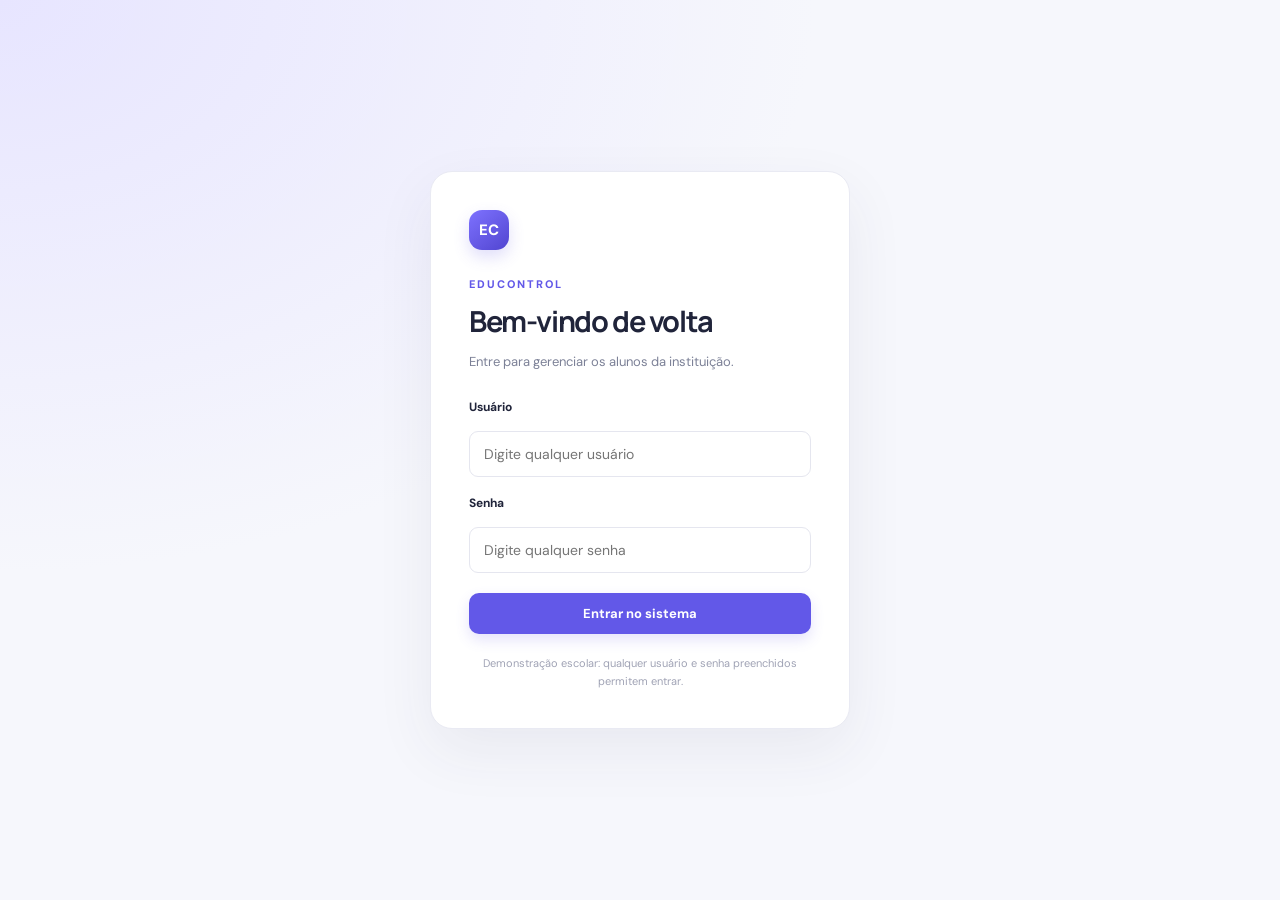
<file: index.html>
<!DOCTYPE html>
<html lang="pt-BR">
<head>
  <meta charset="UTF-8">
  <meta name="viewport" content="width=device-width, initial-scale=1.0">
  <title>EduControl | Login</title>
  <link rel="stylesheet" href="css/style.css">
</head>
<body class="login-page">
  <main class="login-card">
    <div class="brand-mark">EC</div>
    <p class="eyebrow">EDUCONTROL</p>
    <h1>Bem-vindo de volta</h1>
    <p class="muted">Entre para gerenciar os alunos da instituição.</p>
    <form id="loginForm">
      <label for="usuario">Usuário</label>
      <input id="usuario" name="usuario" type="text" placeholder="Digite qualquer usuário" required>
      <label for="senha">Senha</label>
      <input id="senha" name="senha" type="password" placeholder="Digite qualquer senha" required>
      <button class="btn primary full" type="submit">Entrar no sistema</button>
    </form>
    <p class="hint">Demonstração escolar: qualquer usuário e senha preenchidos permitem entrar.</p>
  </main>
  <script src="js/app.js"></script>
</body>
</html>
</file>
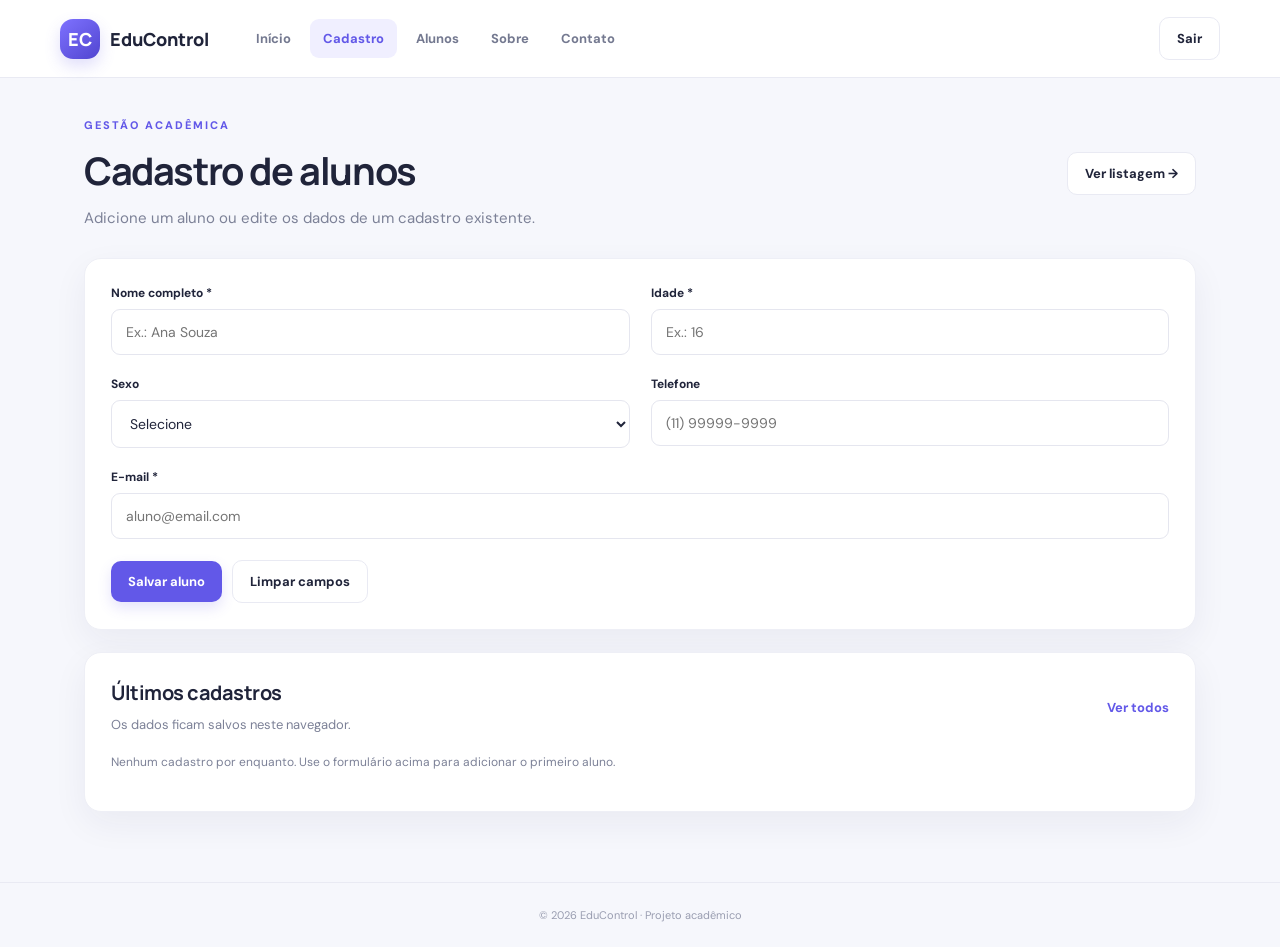
<file: cadastro.html>
<!DOCTYPE html>
<html lang="pt-BR">
<head>
  <meta charset="UTF-8"><meta name="viewport" content="width=device-width, initial-scale=1.0">
  <title>EduControl | Cadastro</title><link rel="stylesheet" href="css/style.css">
</head>
<body>
  <header class="topbar"><a class="logo" href="dashboard.html"><span>EC</span> EduControl</a><button class="menu-toggle" aria-label="Abrir menu">☰</button><nav><a href="dashboard.html">Início</a><a class="active" href="cadastro.html">Cadastro</a><a href="listagem.html">Alunos</a><a href="sobre.html">Sobre</a><a href="contato.html">Contato</a></nav><button class="btn outline logout">Sair</button></header>
  <main class="container">
    <div class="page-heading"><div><p class="eyebrow">GESTÃO ACADÊMICA</p><h1>Cadastro de alunos</h1><p class="muted">Adicione um aluno ou edite os dados de um cadastro existente.</p></div><a class="btn outline" href="listagem.html">Ver listagem →</a></div>
    <section class="panel">
      <form id="alunoForm" class="form-grid">
        <input type="hidden" id="alunoId">
        <div class="field"><label for="nome">Nome completo *</label><input id="nome" required maxlength="100" placeholder="Ex.: Ana Souza"></div>
        <div class="field"><label for="idade">Idade *</label><input id="idade" type="number" min="1" max="120" required placeholder="Ex.: 16"></div>
        <div class="field"><label for="sexo">Sexo</label><select id="sexo"><option value="">Selecione</option><option>Feminino</option><option>Masculino</option><option>Não informado</option></select></div>
        <div class="field"><label for="telefone">Telefone</label><input id="telefone" type="tel" placeholder="(11) 99999-9999"></div>
        <div class="field span-2"><label for="email">E-mail *</label><input id="email" type="email" required placeholder="aluno@email.com"></div>
        <div class="form-actions span-2"><button class="btn primary" type="submit" id="salvarBtn">Salvar aluno</button><button class="btn outline" type="reset" id="limparBtn">Limpar campos</button><span id="formStatus" class="status" aria-live="polite"></span></div>
      </form>
    </section>
    <section class="panel"><div class="section-title"><div><h2>Últimos cadastros</h2><p class="muted">Os dados ficam salvos neste navegador.</p></div><a href="listagem.html">Ver todos</a></div><div id="recentes" class="recent-list"></div></section>
  </main>
  <footer>© 2026 EduControl · Projeto acadêmico</footer><script src="js/app.js"></script>
</body>
</html>
</file>
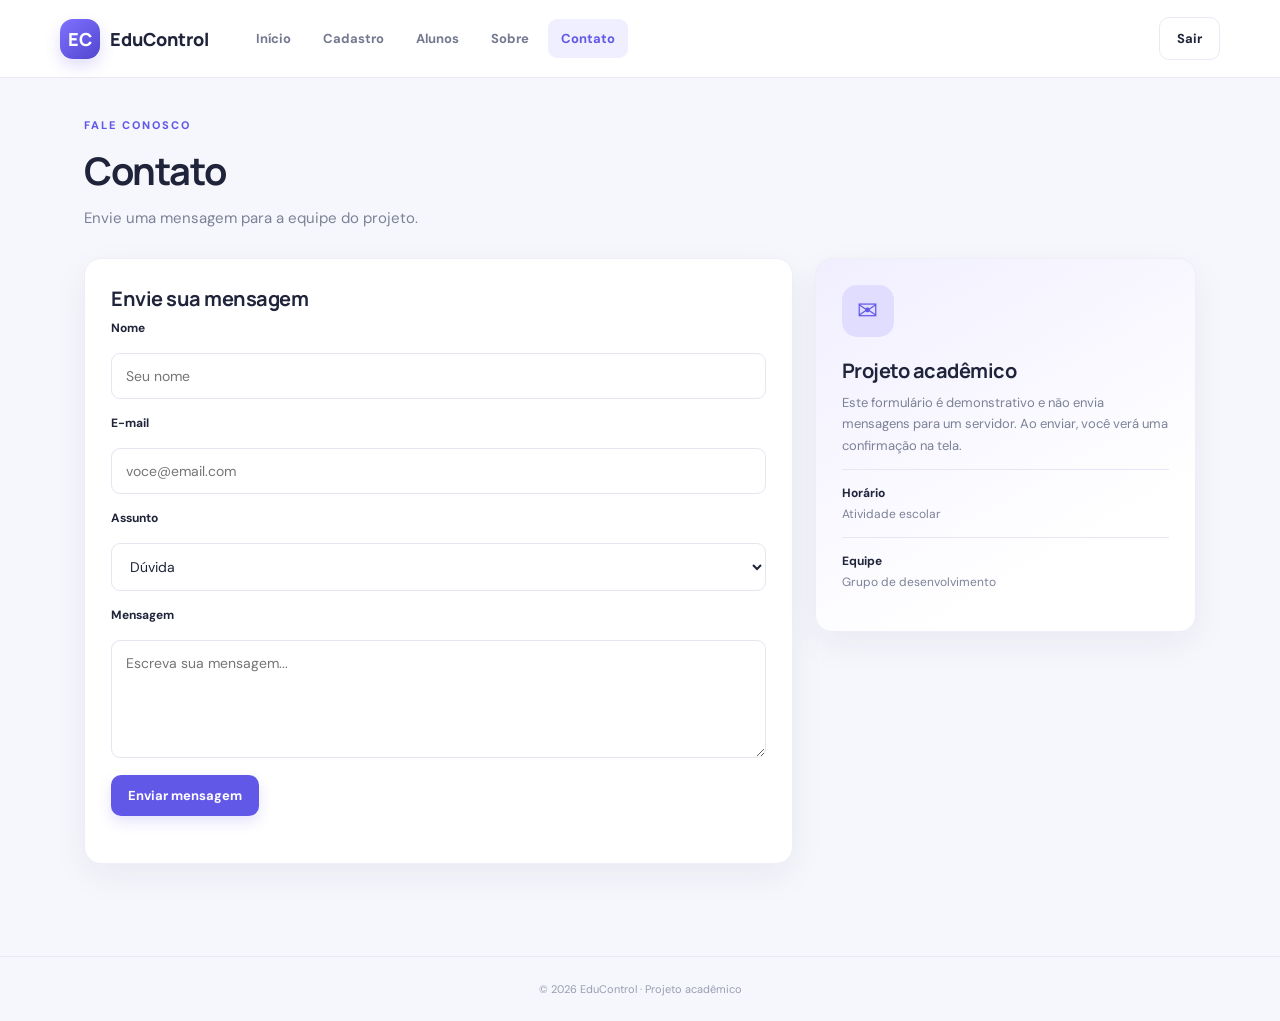
<file: contato.html>
<!DOCTYPE html>
<html lang="pt-BR"><head><meta charset="UTF-8"><meta name="viewport" content="width=device-width, initial-scale=1.0"><title>EduControl | Contato</title><link rel="stylesheet" href="css/style.css"></head>
<body><header class="topbar"><a class="logo" href="dashboard.html"><span>EC</span> EduControl</a><button class="menu-toggle" aria-label="Abrir menu">☰</button><nav><a href="dashboard.html">Início</a><a href="cadastro.html">Cadastro</a><a href="listagem.html">Alunos</a><a href="sobre.html">Sobre</a><a class="active" href="contato.html">Contato</a></nav><button class="btn outline logout">Sair</button></header>
<main class="container"><div class="page-heading"><div><p class="eyebrow">FALE CONOSCO</p><h1>Contato</h1><p class="muted">Envie uma mensagem para a equipe do projeto.</p></div></div><div class="contact-layout"><section class="panel"><h2>Envie sua mensagem</h2><form id="contatoForm" class="contact-form"><label for="contatoNome">Nome</label><input id="contatoNome" required placeholder="Seu nome"><label for="contatoEmail">E-mail</label><input id="contatoEmail" type="email" required placeholder="voce@email.com"><label for="assunto">Assunto</label><select id="assunto"><option>Dúvida</option><option>Sugestão</option><option>Problema no sistema</option><option>Outro</option></select><label for="mensagem">Mensagem</label><textarea id="mensagem" rows="5" required minlength="10" placeholder="Escreva sua mensagem..."></textarea><button class="btn primary" type="submit">Enviar mensagem</button><p id="contatoStatus" class="status" aria-live="polite"></p></form></section><aside class="panel contact-aside"><div class="contact-icon">✉</div><h2>Projeto acadêmico</h2><p>Este formulário é demonstrativo e não envia mensagens para um servidor. Ao enviar, você verá uma confirmação na tela.</p><div class="contact-detail"><b>Horário</b><span>Atividade escolar</span></div><div class="contact-detail"><b>Equipe</b><span>Grupo de desenvolvimento</span></div></aside></div></main><footer>© 2026 EduControl · Projeto acadêmico</footer><script src="js/app.js"></script></body></html>
</file>
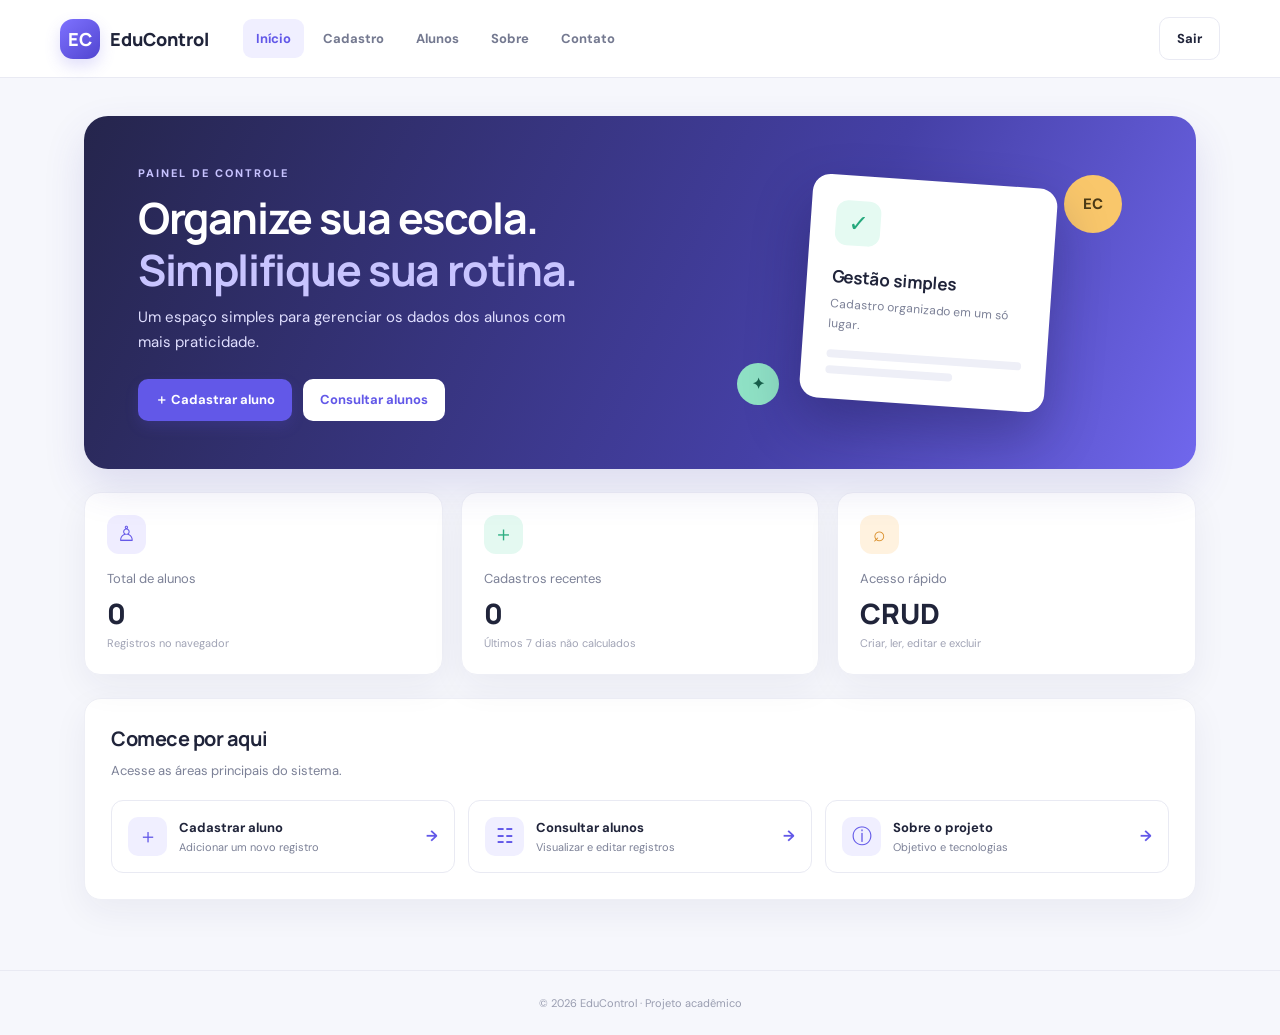
<file: dashboard.html>
<!DOCTYPE html>
<html lang="pt-BR"><head><meta charset="UTF-8"><meta name="viewport" content="width=device-width, initial-scale=1.0"><title>EduControl | Início</title><link rel="stylesheet" href="css/style.css"></head>
<body><header class="topbar"><a class="logo" href="dashboard.html"><span>EC</span> EduControl</a><button class="menu-toggle" aria-label="Abrir menu">☰</button><nav><a class="active" href="dashboard.html">Início</a><a href="cadastro.html">Cadastro</a><a href="listagem.html">Alunos</a><a href="sobre.html">Sobre</a><a href="contato.html">Contato</a></nav><button class="btn outline logout">Sair</button></header>
<main class="container"><section class="hero"><div><p class="eyebrow">PAINEL DE CONTROLE</p><h1>Organize sua escola.<br><span>Simplifique sua rotina.</span></h1><p>Um espaço simples para gerenciar os dados dos alunos com mais praticidade.</p><div class="hero-actions"><a class="btn primary" href="cadastro.html">＋ Cadastrar aluno</a><a class="btn light" href="listagem.html">Consultar alunos</a></div></div><div class="hero-art"><div class="art-card"><span class="art-icon">✓</span><h3>Gestão simples</h3><p>Cadastro organizado em um só lugar.</p><div class="art-line"></div><div class="art-line short"></div></div><div class="bubble bubble-one">EC</div><div class="bubble bubble-two">✦</div></div></section>
<div class="stats-grid"><article class="stat-card"><div class="stat-icon purple">♙</div><p>Total de alunos</p><strong id="statTotal">0</strong><small>Registros no navegador</small></article><article class="stat-card"><div class="stat-icon green">＋</div><p>Cadastros recentes</p><strong id="statRecent">0</strong><small>Últimos 7 dias não calculados</small></article><article class="stat-card"><div class="stat-icon orange">⌕</div><p>Acesso rápido</p><strong>CRUD</strong><small>Criar, ler, editar e excluir</small></article></div>
<section class="panel"><div class="section-title"><div><h2>Comece por aqui</h2><p class="muted">Acesse as áreas principais do sistema.</p></div></div><div class="quick-grid"><a class="quick-link" href="cadastro.html"><span>＋</span><div><b>Cadastrar aluno</b><small>Adicionar um novo registro</small></div><strong>→</strong></a><a class="quick-link" href="listagem.html"><span>☷</span><div><b>Consultar alunos</b><small>Visualizar e editar registros</small></div><strong>→</strong></a><a class="quick-link" href="sobre.html"><span>ⓘ</span><div><b>Sobre o projeto</b><small>Objetivo e tecnologias</small></div><strong>→</strong></a></div></section></main><footer>© 2026 EduControl · Projeto acadêmico</footer><script src="js/app.js"></script></body></html>
</file>
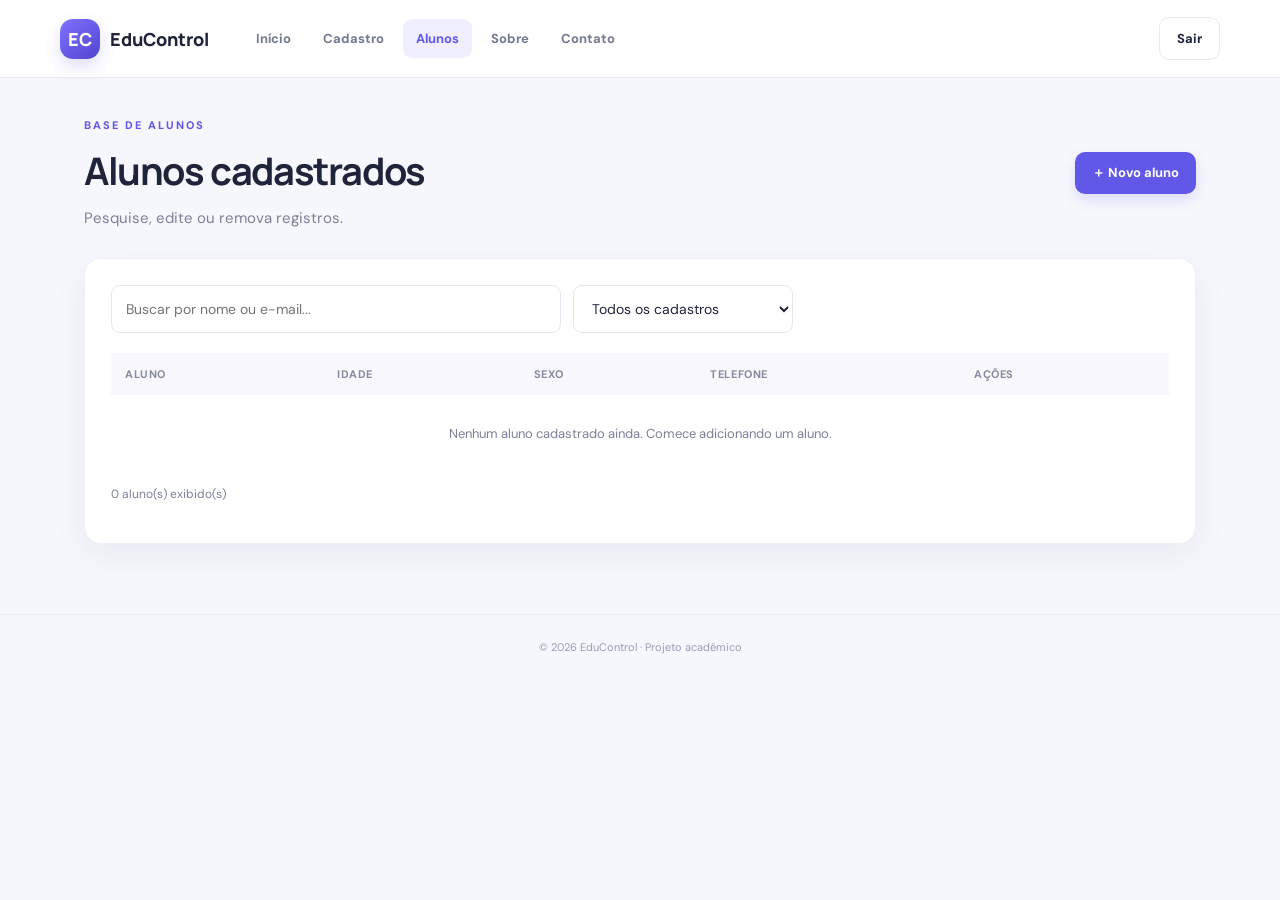
<file: listagem.html>
<!DOCTYPE html>
<html lang="pt-BR">
<head><meta charset="UTF-8"><meta name="viewport" content="width=device-width, initial-scale=1.0"><title>EduControl | Alunos</title><link rel="stylesheet" href="css/style.css"></head>
<body>
<header class="topbar"><a class="logo" href="dashboard.html"><span>EC</span> EduControl</a><button class="menu-toggle" aria-label="Abrir menu">☰</button><nav><a href="dashboard.html">Início</a><a href="cadastro.html">Cadastro</a><a class="active" href="listagem.html">Alunos</a><a href="sobre.html">Sobre</a><a href="contato.html">Contato</a></nav><button class="btn outline logout">Sair</button></header>
<main class="container"><div class="page-heading"><div><p class="eyebrow">BASE DE ALUNOS</p><h1>Alunos cadastrados</h1><p class="muted">Pesquise, edite ou remova registros.</p></div><a class="btn primary" href="cadastro.html">＋ Novo aluno</a></div>
<section class="panel"><div class="toolbar"><input id="buscaAluno" type="search" placeholder="Buscar por nome ou e-mail..." aria-label="Buscar aluno"><select id="filtroSexo" aria-label="Filtrar por sexo"><option value="">Todos os cadastros</option><option>Feminino</option><option>Masculino</option><option>Não informado</option></select></div>
<div class="table-wrap"><table><thead><tr><th>Aluno</th><th>Idade</th><th>Sexo</th><th>Telefone</th><th>Ações</th></tr></thead><tbody id="tabelaAlunos"></tbody></table></div><p id="vazio" class="empty-state">Nenhum aluno cadastrado ainda. Comece adicionando um aluno.</p><p class="muted small" id="totalAlunos"></p></section></main>
<footer>© 2026 EduControl · Projeto acadêmico</footer><script src="js/app.js"></script></body></html>
</file>
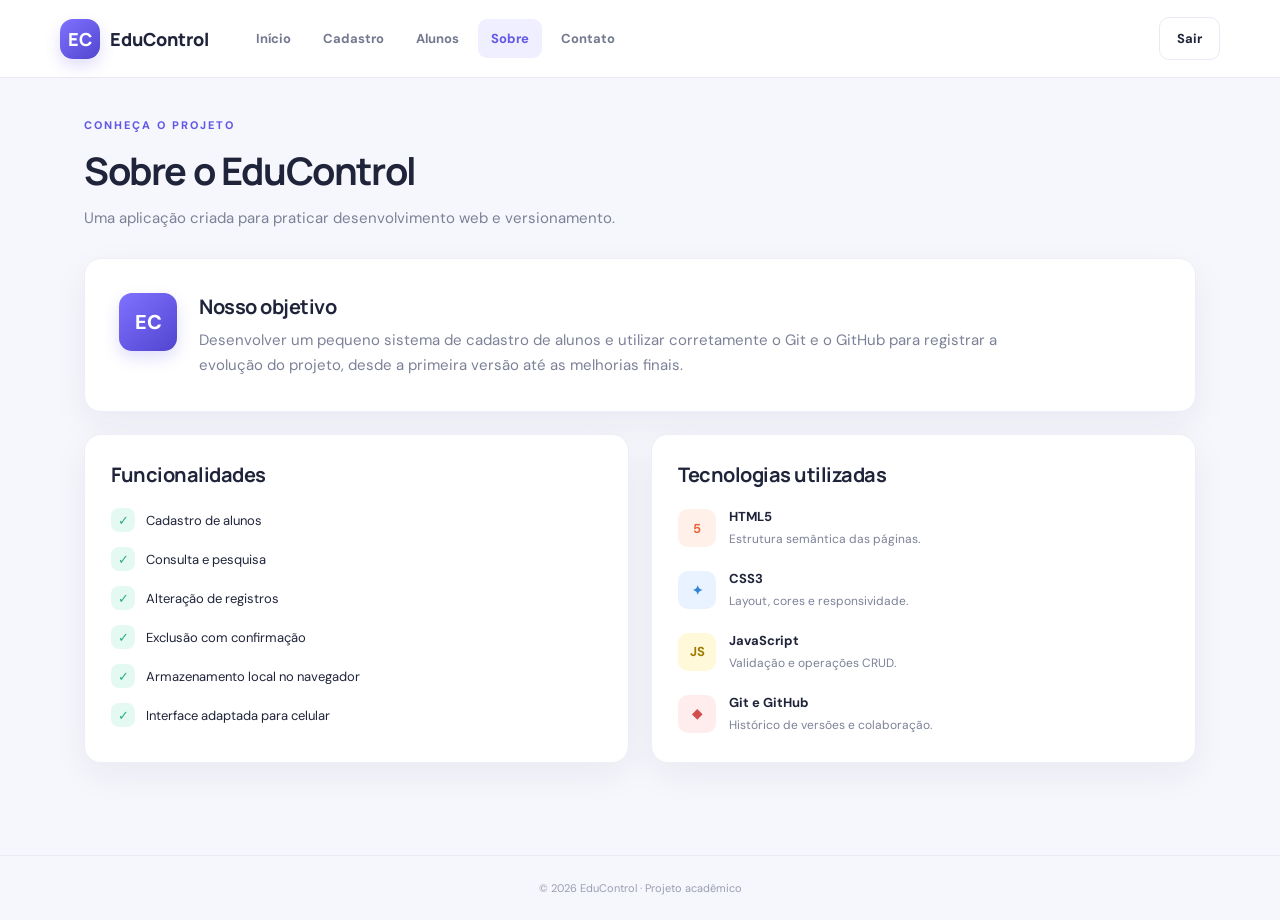
<file: sobre.html>
<!DOCTYPE html>
<html lang="pt-BR"><head><meta charset="UTF-8"><meta name="viewport" content="width=device-width, initial-scale=1.0"><title>EduControl | Sobre</title><link rel="stylesheet" href="css/style.css"></head>
<body><header class="topbar"><a class="logo" href="dashboard.html"><span>EC</span> EduControl</a><button class="menu-toggle" aria-label="Abrir menu">☰</button><nav><a href="dashboard.html">Início</a><a href="cadastro.html">Cadastro</a><a href="listagem.html">Alunos</a><a class="active" href="sobre.html">Sobre</a><a href="contato.html">Contato</a></nav><button class="btn outline logout">Sair</button></header>
<main class="container"><div class="page-heading"><div><p class="eyebrow">CONHEÇA O PROJETO</p><h1>Sobre o EduControl</h1><p class="muted">Uma aplicação criada para praticar desenvolvimento web e versionamento.</p></div></div>
<section class="panel about-intro"><div class="brand-mark">EC</div><div><h2>Nosso objetivo</h2><p>Desenvolver um pequeno sistema de cadastro de alunos e utilizar corretamente o Git e o GitHub para registrar a evolução do projeto, desde a primeira versão até as melhorias finais.</p></div></section>
<div class="content-grid"><section class="panel"><h2>Funcionalidades</h2><ul class="feature-list"><li><span>✓</span> Cadastro de alunos</li><li><span>✓</span> Consulta e pesquisa</li><li><span>✓</span> Alteração de registros</li><li><span>✓</span> Exclusão com confirmação</li><li><span>✓</span> Armazenamento local no navegador</li><li><span>✓</span> Interface adaptada para celular</li></ul></section><section class="panel"><h2>Tecnologias utilizadas</h2><div class="tech-item"><b class="tech-badge html">5</b><div><strong>HTML5</strong><p>Estrutura semântica das páginas.</p></div></div><div class="tech-item"><b class="tech-badge css">✦</b><div><strong>CSS3</strong><p>Layout, cores e responsividade.</p></div></div><div class="tech-item"><b class="tech-badge js">JS</b><div><strong>JavaScript</strong><p>Validação e operações CRUD.</p></div></div><div class="tech-item"><b class="tech-badge git">◆</b><div><strong>Git e GitHub</strong><p>Histórico de versões e colaboração.</p></div></div></section></div></main><footer>© 2026 EduControl · Projeto acadêmico</footer><script src="js/app.js"></script></body></html>
</file>
<file: css/style.css>
@import url('https://fonts.googleapis.com/css2?family=DM+Sans:wght@400;500;600;700&family=Manrope:wght@400;500;600;700;800&display=swap');
:root{--ink:#20243a;--muted:#7c8197;--primary:#6258e8;--primary-dark:#5146d2;--bg:#f6f7fc;--line:#e9eaf3;--white:#fff;--green:#2eaf82;--shadow:0 12px 35px rgba(35,39,80,.06)}
*{box-sizing:border-box}body{margin:0;background:var(--bg);color:var(--ink);font-family:'DM Sans',sans-serif;font-size:15px}h1,h2,h3,p{margin-top:0}h1,h2,h3,.logo{font-family:Manrope,sans-serif}h1{font-size:clamp(28px,4vw,38px);letter-spacing:-1.4px;margin-bottom:10px}h2{font-size:20px;letter-spacing:-.5px;margin-bottom:8px}p{line-height:1.65}.muted{color:var(--muted)}.small{font-size:12px}.eyebrow{font-size:11px;font-weight:800;letter-spacing:2px;color:var(--primary);margin-bottom:10px}.topbar{height:78px;background:#fff;display:flex;align-items:center;padding:0 max(calc((100vw - 1160px)/2),24px);gap:34px;border-bottom:1px solid var(--line);position:sticky;top:0;z-index:5}.logo{display:flex;align-items:center;gap:10px;text-decoration:none;color:var(--ink);font-size:18px;font-weight:800;white-space:nowrap}.logo span,.brand-mark{display:grid;place-items:center;background:linear-gradient(140deg,#7e72ff,#5145d0);color:white;font-weight:800;border-radius:13px;width:40px;height:40px;box-shadow:0 7px 16px #6258e833}.topbar nav{display:flex;align-items:center;gap:6px;flex:1}.topbar nav a{padding:11px 13px;border-radius:9px;text-decoration:none;color:#747990;font-size:13px;font-weight:700}.topbar nav a:hover,.topbar nav a.active{background:#f0efff;color:var(--primary)}.btn{border:0;border-radius:10px;padding:12px 17px;font:700 13px 'DM Sans',sans-serif;text-decoration:none;display:inline-flex;align-items:center;justify-content:center;gap:7px;cursor:pointer;transition:.2s}.btn:hover{transform:translateY(-1px)}.primary{background:var(--primary);color:white;box-shadow:0 6px 14px #6258e82a}.primary:hover{background:var(--primary-dark)}.outline{border:1px solid var(--line);background:white;color:var(--ink)}.light{background:white;color:var(--primary)}.full{width:100%;margin-top:12px}.menu-toggle{display:none}.container{max-width:1160px;margin:38px auto 70px;padding:0 24px}.page-heading{display:flex;align-items:center;justify-content:space-between;gap:20px;margin-bottom:27px}.page-heading .muted{margin-bottom:0}.panel{background:#fff;border:1px solid #eeeff6;border-radius:17px;padding:26px;margin-bottom:22px;box-shadow:var(--shadow)}.section-title{display:flex;align-items:center;justify-content:space-between;gap:15px;margin-bottom:18px}.section-title p{margin-bottom:0;font-size:13px}.section-title a{color:var(--primary);font-weight:700;text-decoration:none;font-size:13px}.hero{border-radius:24px;background:linear-gradient(115deg,#25254c,#4540a6 65%,#7067ed);color:white;padding:48px 54px;display:grid;grid-template-columns:1.15fr .85fr;align-items:center;overflow:hidden;position:relative;min-height:340px;box-shadow:0 18px 40px #4740a626}.hero .eyebrow{color:#c7c3ff}.hero h1{font-size:clamp(30px,4vw,43px);line-height:1.2}.hero h1 span{color:#c8c4ff}.hero p:not(.eyebrow){color:#e0dfff;max-width:430px}.hero-actions{display:flex;gap:11px;flex-wrap:wrap;margin-top:24px}.hero-art{min-height:235px;position:relative;display:grid;place-items:center}.art-card{background:#fff;color:var(--ink);width:245px;border-radius:18px;padding:25px;box-shadow:0 25px 55px #15133e55;transform:rotate(4deg);z-index:1}.art-icon{display:grid;place-items:center;background:#e5faf2;color:#24a87c;border-radius:12px;width:45px;height:45px;font-size:24px;margin-bottom:20px}.art-card h3{font-size:17px;margin-bottom:7px}.art-card p{font-size:12px;color:var(--muted)!important}.art-line{height:8px;background:#eeeff7;border-radius:8px;margin-top:15px}.art-line.short{width:65%;margin-top:8px}.bubble{position:absolute;display:grid;place-items:center;border-radius:50%;font-weight:800}.bubble-one{width:58px;height:58px;background:#f9c76b;color:#4c3b17;top:0;right:20px}.bubble-two{width:42px;height:42px;background:#8fe1c5;color:#185f4b;bottom:5px;left:22px}.stats-grid{display:grid;grid-template-columns:repeat(3,1fr);gap:18px;margin:23px 0}.stat-card{background:#fff;border:1px solid #eeeff6;border-radius:16px;padding:22px;box-shadow:var(--shadow)}.stat-card p{font-size:13px;color:var(--muted);margin:14px 0 5px}.stat-card strong{font:800 28px Manrope,sans-serif;display:block}.stat-card small{font-size:11px;color:#a0a3b5}.stat-icon{width:39px;height:39px;border-radius:12px;display:grid;place-items:center;font-size:21px}.purple{background:#efedff;color:#6659e8}.green{background:#e4f9f1;color:#2eaf82}.orange{background:#fff2df;color:#d88a22}.quick-grid{display:grid;grid-template-columns:repeat(3,1fr);gap:13px}.quick-link{display:flex;align-items:center;gap:12px;border:1px solid var(--line);padding:16px;border-radius:12px;text-decoration:none;color:var(--ink)}.quick-link>span{width:39px;height:39px;border-radius:10px;background:#f0efff;color:var(--primary);display:grid;place-items:center;font-size:20px}.quick-link div{flex:1}.quick-link b,.quick-link small{display:block}.quick-link b{font-size:13px}.quick-link small{color:var(--muted);font-size:11px;margin-top:4px}.quick-link strong{color:var(--primary)}.form-grid{display:grid;grid-template-columns:1fr 1fr;gap:21px}.field label,.contact-form label,.login-card label{display:block;font-size:12px;font-weight:700;margin-bottom:8px}.field input,.field select,.contact-form input,.contact-form select,.contact-form textarea,.login-card input,.toolbar input,.toolbar select{width:100%;padding:13px 14px;border:1px solid #e5e6ef;border-radius:9px;background:#fff;color:var(--ink);font:14px 'DM Sans',sans-serif;outline:none;transition:.2s}.field input:focus,.field select:focus,.contact-form input:focus,.contact-form select:focus,.contact-form textarea:focus,.login-card input:focus,.toolbar input:focus,.toolbar select:focus{border-color:#8d85f4;box-shadow:0 0 0 3px #6258e814}.span-2{grid-column:span 2}.form-actions{display:flex;align-items:center;gap:10px;flex-wrap:wrap}.status{font-size:12px;color:var(--green);font-weight:700}.recent-list{display:grid;gap:10px}.recent-item{display:flex;align-items:center;gap:12px;padding:12px 0;border-bottom:1px solid #f0f0f6}.recent-item:last-child{border-bottom:0}.avatar{width:39px;height:39px;display:grid;place-items:center;background:#efedff;color:var(--primary);border-radius:12px;font-weight:800}.recent-item div:nth-child(2){flex:1}.recent-item b,.recent-item small{display:block}.recent-item b{font-size:13px}.recent-item small{color:var(--muted);font-size:12px;margin-top:4px}.recent-item a{font-size:12px;color:var(--primary);text-decoration:none;font-weight:700}.toolbar{display:flex;gap:12px;margin-bottom:20px}.toolbar input{max-width:450px}.toolbar select{max-width:220px}.table-wrap{overflow-x:auto}table{width:100%;border-collapse:collapse;white-space:nowrap}th{text-align:left;background:#f8f8fc;color:#85899d;font-size:11px;text-transform:uppercase;letter-spacing:.6px;padding:14px}td{padding:15px 14px;border-bottom:1px solid #f0f1f7;font-size:13px}td:first-child{font-weight:700}.student-cell{display:flex;align-items:center;gap:10px}.student-cell small{display:block;font-weight:400;color:var(--muted);margin-top:4px}.table-actions{display:flex;gap:7px}.icon-btn{border:1px solid var(--line);background:white;border-radius:8px;padding:7px 9px;cursor:pointer;color:var(--ink)}.icon-btn.edit{color:var(--primary)}.icon-btn.delete{color:#df5d69}.empty-state{text-align:center;color:var(--muted);padding:28px 10px;font-size:13px}.about-intro{display:flex;align-items:flex-start;gap:22px;padding:34px}.about-intro .brand-mark{flex-shrink:0;width:58px;height:58px;font-size:20px}.about-intro p{color:var(--muted);margin-bottom:0;max-width:800px}.content-grid{display:grid;grid-template-columns:1fr 1fr;gap:22px}.feature-list{list-style:none;margin:20px 0 0;padding:0;display:grid;gap:15px}.feature-list li{display:flex;gap:11px;align-items:center;font-size:13px}.feature-list li span{background:#e4f9f1;color:var(--green);width:24px;height:24px;border-radius:8px;display:grid;place-items:center}.tech-item{display:flex;gap:13px;align-items:center;margin-top:18px}.tech-item p{font-size:12px;color:var(--muted);margin:4px 0 0}.tech-item strong{font-size:13px}.tech-badge{width:38px;height:38px;display:grid;place-items:center;border-radius:10px;font-size:13px}.html{background:#fff0e9;color:#e7653c}.css{background:#e9f3ff;color:#3284d8}.js{background:#fff8d9;color:#9e7c00}.git{background:#ffeded;color:#d34d4d}.contact-layout{display:grid;grid-template-columns:1.3fr .7fr;gap:22px;align-items:start}.contact-form{display:grid;gap:9px}.contact-form label:not(:first-child){margin-top:7px}.contact-form textarea{resize:vertical}.contact-form .btn{justify-self:start;margin-top:8px}.contact-aside{background:linear-gradient(150deg,#f1efff,#fff 75%)}.contact-icon{display:grid;place-items:center;width:52px;height:52px;border-radius:15px;background:#e1ddff;color:var(--primary);font-size:25px;margin-bottom:20px}.contact-aside p{color:var(--muted);font-size:13px}.contact-detail{padding:15px 0;border-top:1px solid #e7e5f6}.contact-detail b,.contact-detail span{display:block;font-size:12px}.contact-detail span{color:var(--muted);margin-top:5px}footer{text-align:center;padding:25px;color:#999db0;font-size:11px;border-top:1px solid var(--line)}.login-page{min-height:100vh;display:grid;place-items:center;padding:24px;background:radial-gradient(ellipse at top left,#e7e5ff,transparent 45%),var(--bg)}.login-card{width:min(100%,420px);background:#fff;padding:38px;border:1px solid var(--line);border-radius:22px;box-shadow:0 22px 60px #33345b12}.login-card .brand-mark{margin-bottom:25px}.login-card h1{font-size:29px}.login-card .muted{font-size:13px;margin-bottom:26px}.login-card form{display:grid;gap:8px}.login-card label:not(:first-child){margin-top:10px}.login-card .hint{font-size:11px;color:#a0a3b5;text-align:center;margin:20px 0 0}.login-card .eyebrow{margin-bottom:8px}
@media(max-width:900px){.topbar{gap:15px}.topbar nav{gap:0}.topbar nav a{padding:10px 8px;font-size:12px}.hero{padding:38px 30px}.hero-art{transform:scale(.9)}.quick-grid{grid-template-columns:1fr}.container{margin-top:28px}}
@media(max-width:700px){.topbar{height:auto;min-height:70px;flex-wrap:wrap;padding:14px 20px;gap:12px}.menu-toggle{display:block;margin-left:auto;background:white;border:1px solid var(--line);border-radius:8px;padding:8px 11px;font-size:18px}.topbar nav{display:none;order:3;width:100%;flex-direction:column;align-items:stretch}.topbar nav.open{display:flex}.topbar nav a{padding:12px}.topbar .logout{display:none}.container{padding:0 16px;margin:25px auto 45px}.page-heading{align-items:flex-start;flex-direction:column}.hero{grid-template-columns:1fr;padding:30px 24px}.hero-art{min-height:190px;margin-top:15px}.stats-grid{grid-template-columns:1fr;gap:12px}.stat-card{display:grid;grid-template-columns:44px 1fr;column-gap:10px;align-items:center}.stat-icon{grid-row:span 3}.stat-card p{margin:0}.stat-card strong{font-size:23px}.stat-card small{margin-top:2px}.panel{padding:20px}.form-grid,.content-grid,.contact-layout{grid-template-columns:1fr}.span-2{grid-column:span 1}.form-actions{grid-column:span 1}.toolbar{flex-direction:column}.toolbar input,.toolbar select{max-width:none}.about-intro{padding:24px;flex-direction:column}.login-card{padding:30px 24px}.section-title{align-items:flex-start}.quick-link{padding:13px}}
</file>
